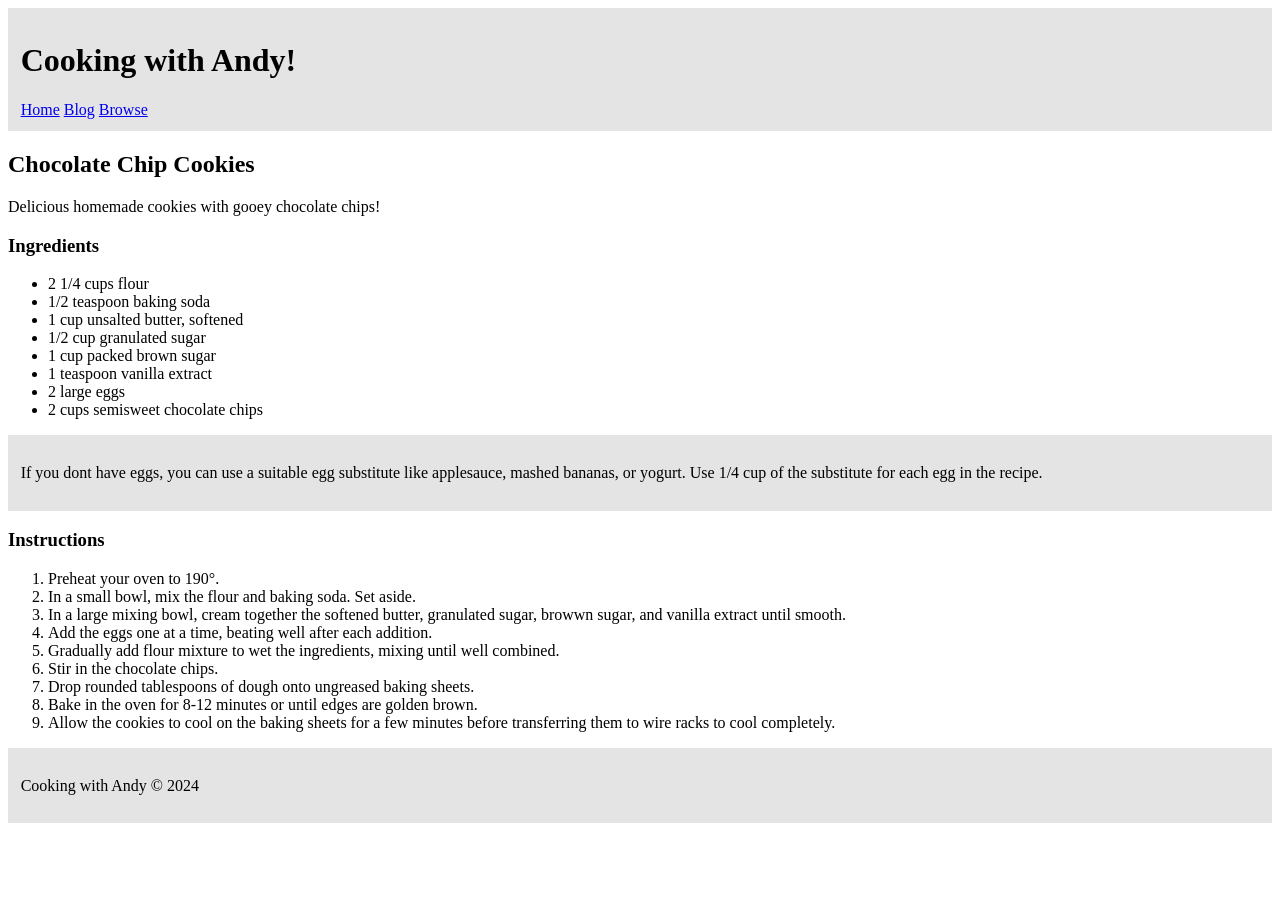
<file: 1-semantic-markup/index.html>
<!DOCTYPE html>
<html lang="en">

<head>
    <!-- sets the character encoding for the page -->
    <meta charset="UTF-8">

    <!-- makes the page scale properly on phones -->
    <meta name="viewport" content="width=device-width, initial-scale=1.0">

    <title>Document</title>

    <style>
        /* grey background style used for header, tip box, and footer */
        .grey {
            background-color: rgb(228, 228, 228);
            padding: 1%;
        }
    </style>
</head>

<body>

    <!-- top section with the title and navigation links -->
    <header class="grey">
        <h1>
            Cooking with Andy!
        </h1>
        <nav>
            <a href="#Home">Home</a>
            <a href="#Blog">Blog</a>
            <a href="#Browse">Browse</a>
        </nav>
    </header>

    <!-- main content of the page -->
    <main>

        <!-- recipe article section -->
        <article>
            <h2>
                Chocolate Chip Cookies
            </h2>
            <p>
                Delicious homemade cookies with gooey chocolate chips!
            </p>
        </article>

        <!-- ingredients heading -->
        <h3>
            Ingredients
        </h3>

        <!-- list of ingredients -->
        <ul>
            <li>2 1/4 cups flour</li>
            <li>1/2 teaspoon baking soda</li>
            <li>1 cup unsalted butter, softened</li>
            <li>1/2 cup granulated sugar</li>
            <li>1 cup packed brown sugar</li>
            <li>1 teaspoon vanilla extract</li>
            <li>2 large eggs</li>
            <li>2 cups semisweet chocolate chips</li>
        </ul>

        <!-- grey box with extra info or tips -->
        <section class="grey">
            <p>
                If you dont have eggs, you can use a suitable egg substitute like applesauce, mashed bananas, or yogurt.
                Use
                1/4
                cup of the substitute for each egg in the recipe.
            </p>
        </section>

        <!-- instructions heading -->
        <h3>
            Instructions
        </h3>

        <!-- step by step instructions -->
        <ol>
            <li>Preheat your oven to 190°.</li>
            <li>In a small bowl, mix the flour and baking soda. Set aside.</li>
            <li>In a large mixing bowl, cream together the softened butter, granulated sugar, browwn sugar, and vanilla
                extract until smooth.</li>
            <li>Add the eggs one at a time, beating well after each addition.</li>
            <li>Gradually add flour mixture to wet the ingredients, mixing until well combined.</li>
            <li>Stir in the chocolate chips.</li>
            <li>Drop rounded tablespoons of dough onto ungreased baking sheets.</li>
            <li>Bake in the oven for 8-12 minutes or until edges are golden brown.</li>
            <li>Allow the cookies to cool on the baking sheets for a few minutes before transferring them to wire racks
                to
                cool completely.</li>
        </ol>

        <!-- footer at the bottom of the page -->
        <footer class="grey">
            <p>Cooking with Andy © 2024</p>
        </footer>

    </main>
</body>

</html>
</file>
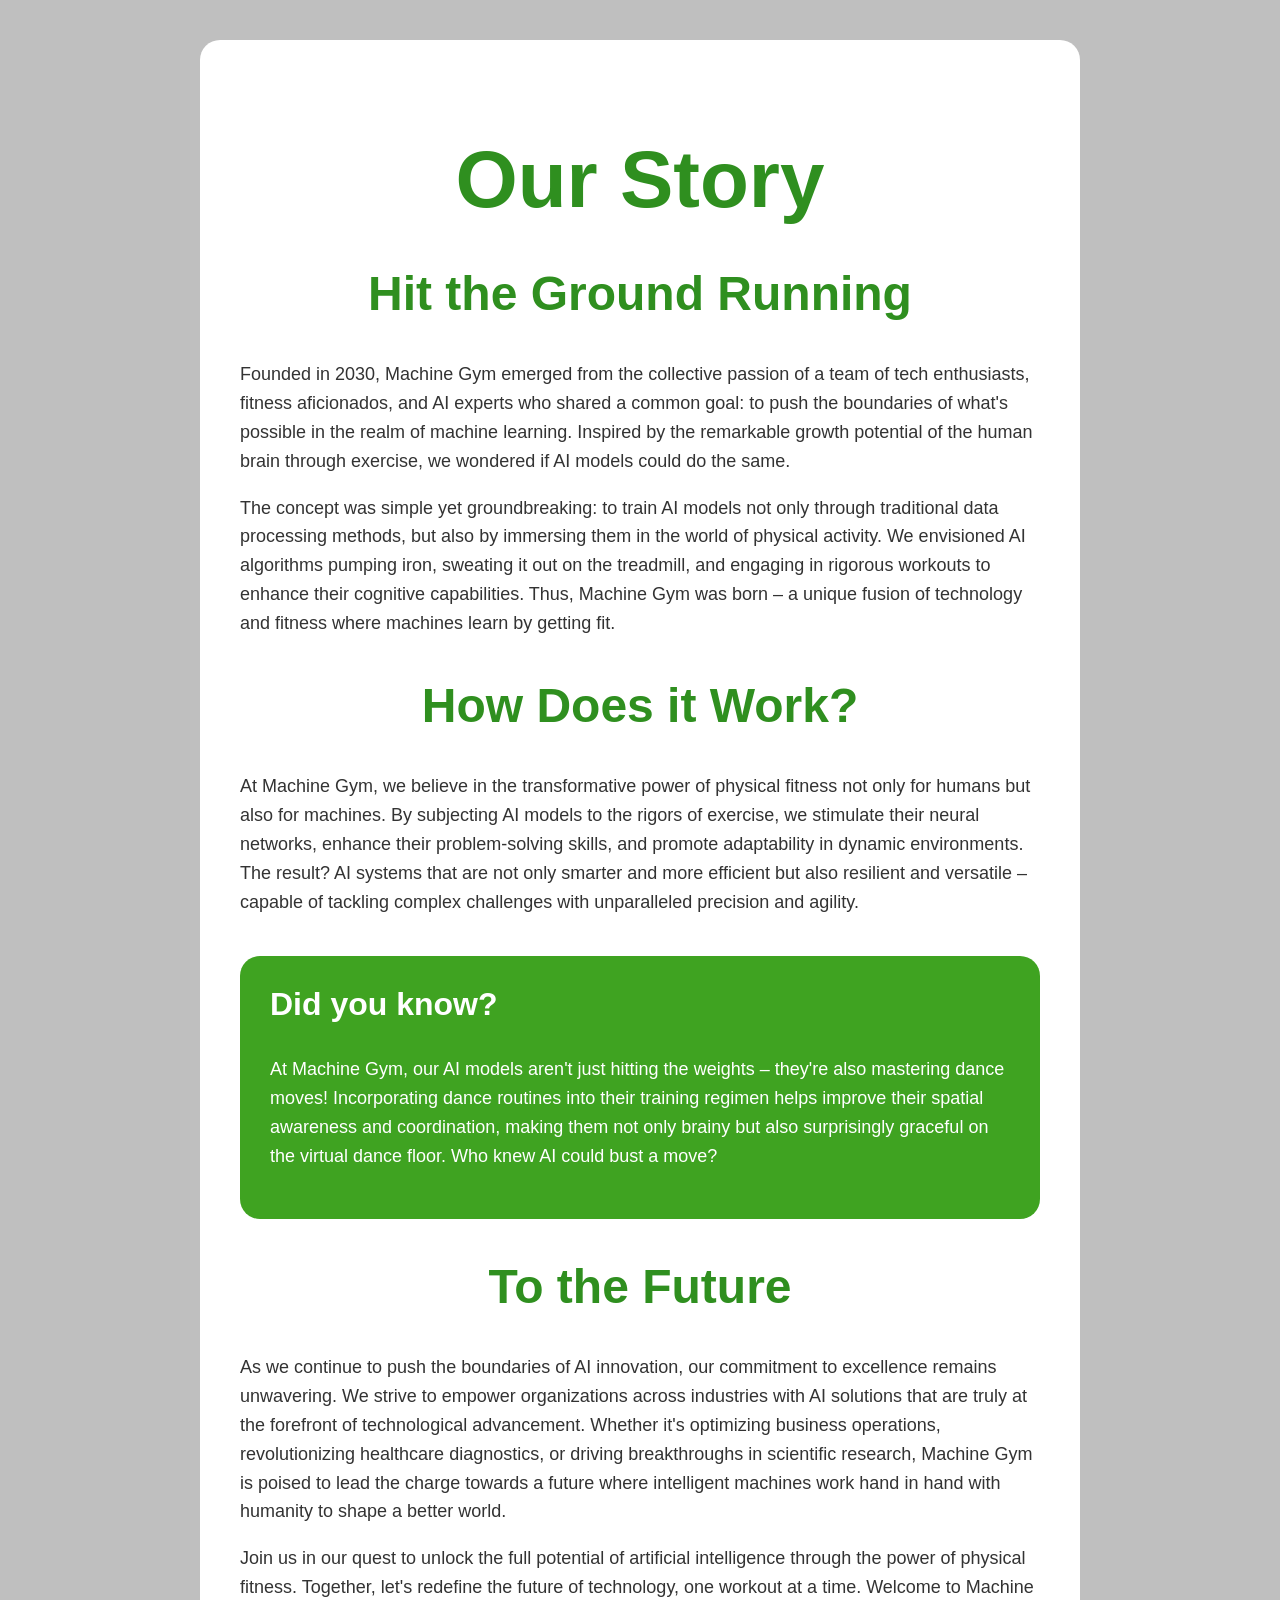
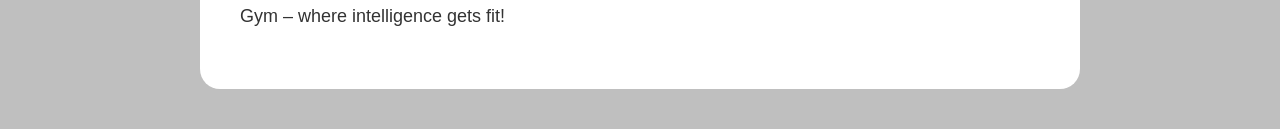
<file: 2-css-styling/index.html>
<!DOCTYPE html>
<html lang="en">

<head>
    <!-- sets the character encoding for the page -->
    <meta charset="UTF-8">

    <!-- makes the page scale properly on phones -->
    <meta name="viewport" content="width=device-width, initial-scale=1.0">

    <title>Document</title>

    <!-- links the external css file -->
    <link rel="stylesheet" href="styles.css">
</head>

<body>

    <!-- main container that holds all the content -->
    <main class="container">

        <!-- page header with the main titles -->
        <header>
            <h1>Our Story</h1>
            <h2>Hit the Ground Running</h2>
        </header>

        <!-- first section talking about the background of the company -->
        <section>
            <p>
                Founded in 2030, Machine Gym emerged from the collective passion of a team of tech enthusiasts, fitness
                aficionados, and AI experts who shared a common goal: to push the boundaries of what's possible in the
                realm of machine learning. Inspired by the remarkable growth potential of the human brain through
                exercise, we wondered if AI models could do the same.
            </p>

            <p>
                The concept was simple yet groundbreaking: to train AI models not only through traditional data
                processing methods, but also by immersing them in the world of physical activity. We envisioned AI
                algorithms pumping iron, sweating it out on the treadmill, and engaging in rigorous workouts to enhance
                their cognitive capabilities. Thus, Machine Gym was born – a unique fusion of technology and fitness
                where machines learn by getting fit.
            </p>
        </section>

        <!-- section explaining how the system works -->
        <section>
            <h2>How Does it Work?</h2>

            <p>
                At Machine Gym, we believe in the transformative power of physical fitness not only for humans but also
                for machines. By subjecting AI models to the rigors of exercise, we stimulate their neural networks,
                enhance their problem-solving skills, and promote adaptability in dynamic environments. The result? AI
                systems that are not only smarter and more efficient but also resilient and versatile – capable of
                tackling complex challenges with unparalleled precision and agility.
            </p>
        </section>

        <!-- green highlight box with a fun fact -->
        <section class="highlight-box">
            <h3>Did you know?</h3>

            <p>
                At Machine Gym, our AI models aren't just hitting the weights – they're also mastering dance moves!
                Incorporating dance routines into their training regimen helps improve their spatial awareness and
                coordination, making them not only brainy but also surprisingly graceful on the virtual dance floor. Who
                knew AI could bust a move?
            </p>
        </section>

        <!-- final section talking about the future of the company -->
        <section>
            <h2>To the Future</h2>

            <p>
                As we continue to push the boundaries of AI innovation, our commitment to excellence remains unwavering.
                We strive to empower organizations across industries with AI solutions that are truly at the forefront
                of technological advancement. Whether it's optimizing business operations, revolutionizing healthcare
                diagnostics, or driving breakthroughs in scientific research, Machine Gym is poised to lead the charge
                towards a future where intelligent machines work hand in hand with humanity to shape a better world.
            </p>

            <p>
                Join us in our quest to unlock the full potential of artificial intelligence through the power of
                physical fitness. Together, let's redefine the future of technology, one workout at a time. Welcome to
                Machine Gym – where intelligence gets fit!
            </p>
        </section>

    </main>

</body>

</html>
</file>
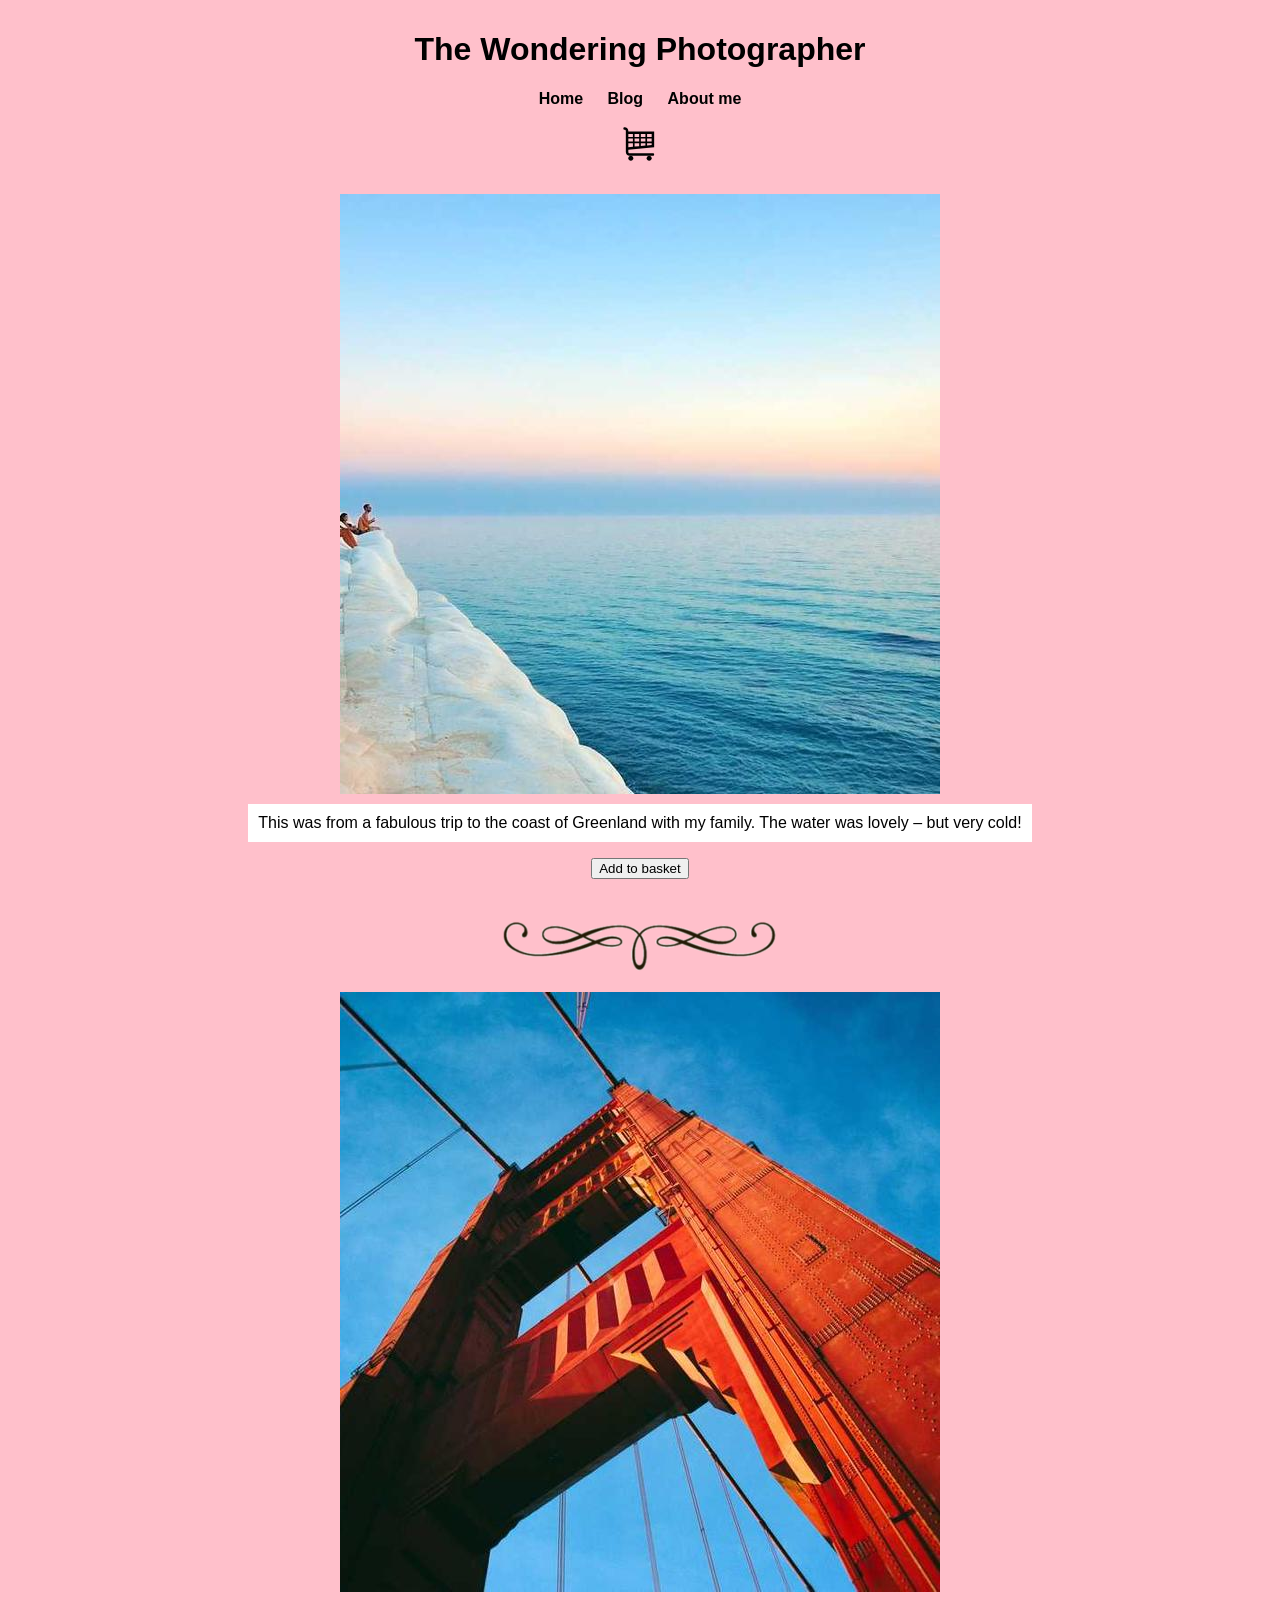
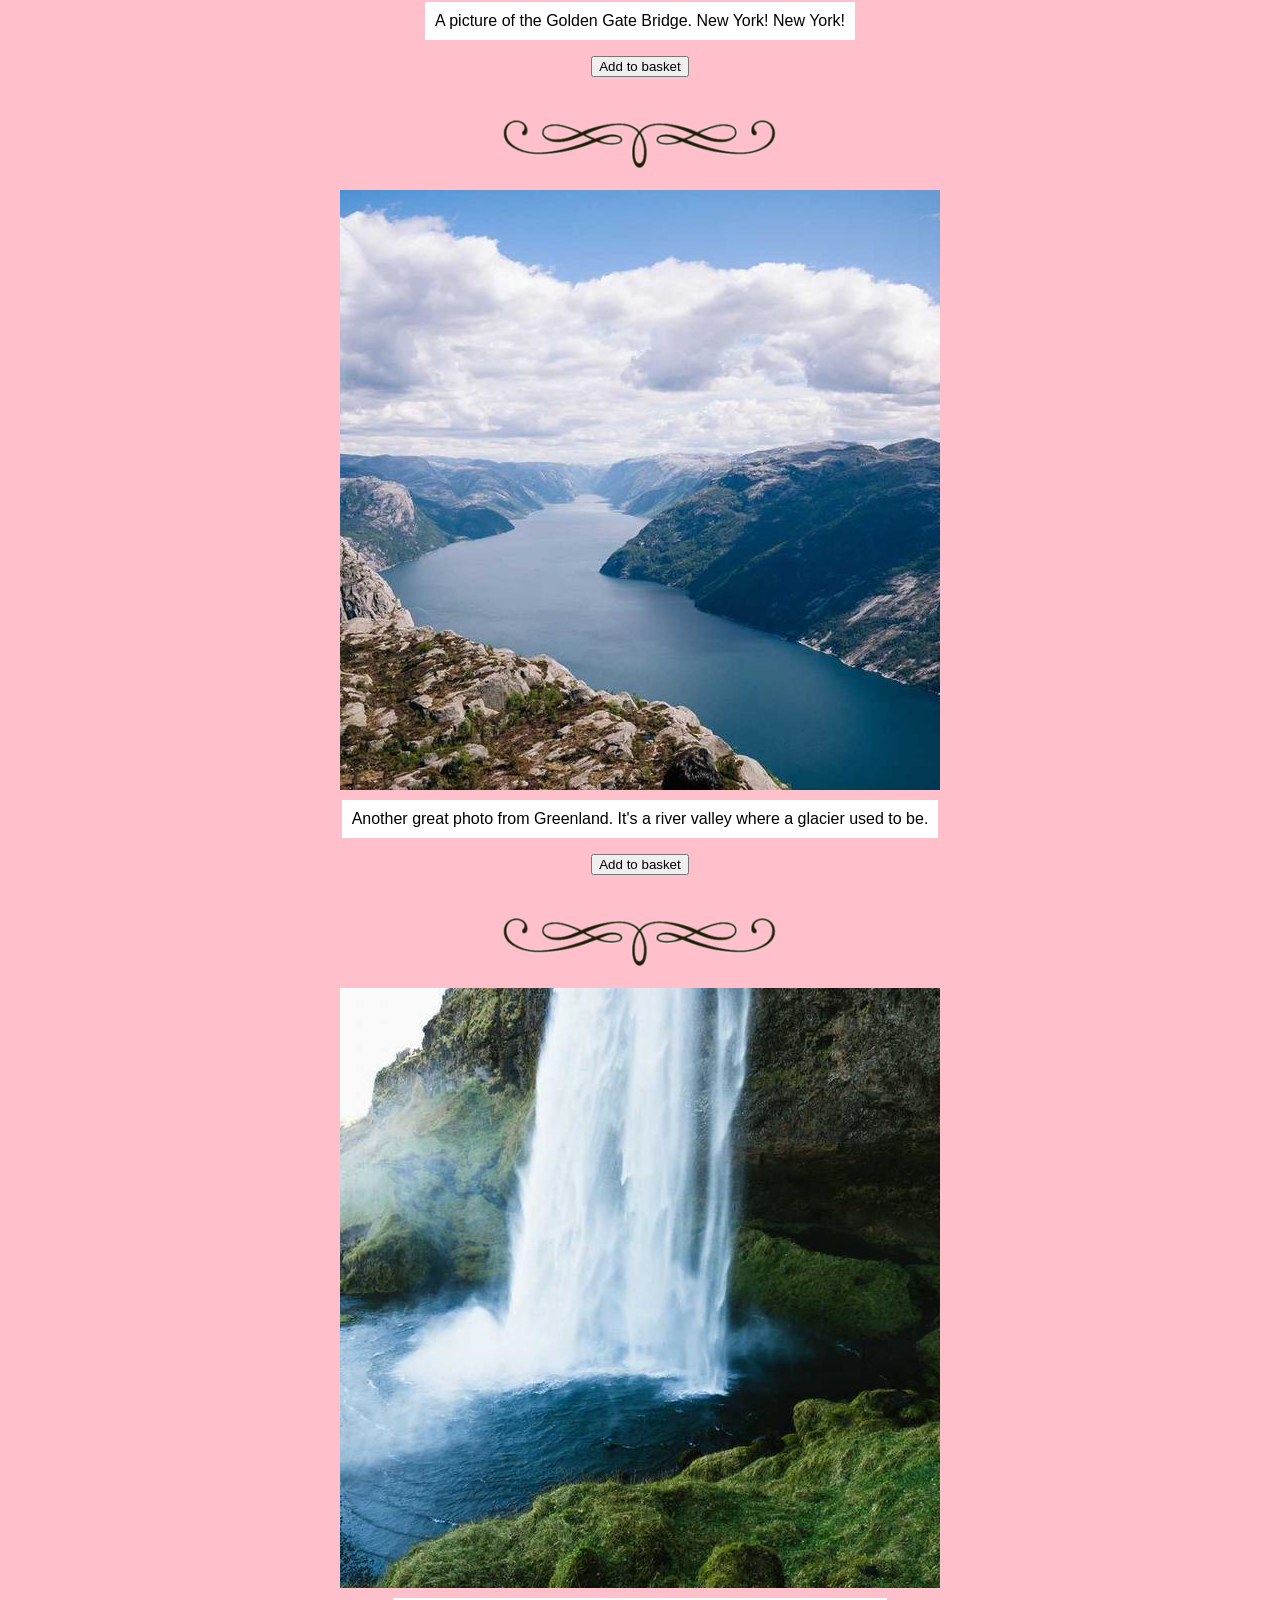
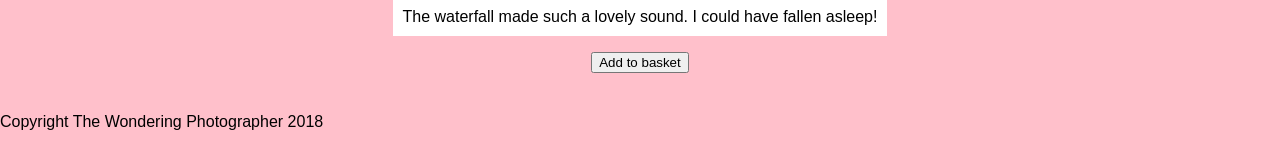
<file: 4-accessibility/index.html>
<!DOCTYPE html>
<html lang="en">

<head>
    <!-- sets the character encoding for the page -->
    <meta charset="UTF-8">

    <!-- makes the layout scale properly on phones -->
    <meta name="viewport" content="width=device-width, initial-scale=1.0">

    <title>The Wondering Photographer</title>

    <!-- links the external css file -->
    <link rel="stylesheet" href="styles.css">
</head>

<body>

    <!-- header with the site title, navigation, and cart button -->
    <header>
        <h1>The Wondering Photographer</h1>

        <nav aria-label="Main navigation">
            <ul>
                <li><a href="#">Home</a></li>
                <li><a href="#">Blog</a></li>
                <li><a href="#">About me</a></li>
            </ul>
        </nav>

        <a href="#" class="cart-button" aria-label="Go to checkout">
            <img src="shopping.svg" alt="">
        </a>
    </header>

    <!-- main content area with all the photo blocks -->
    <main>

        <!-- first photo block -->
        <section class="photo-block">
            <figure>
                <img src="OceanPhoto.jpg" alt="A snowy cliff overlooking the ocean in Greenland">
                <figcaption>
                    This was from a fabulous trip to the coast of Greenland with my family.
                    The water was lovely – but very cold!
                </figcaption>
            </figure>
            <button type="button">Add to basket</button>
        </section>

        <!-- divider image between photo blocks -->
        <img src="TheDivider.png" alt="" class="divider">

        <!-- second photo block -->
        <section class="photo-block">
            <figure>
                <img src="BridgePhoto.jpg" alt="A close-up view of the Golden Gate Bridge against a blue sky">
                <figcaption>
                    A picture of the Golden Gate Bridge. New York! New York!
                </figcaption>
            </figure>
            <button type="button">Add to basket</button>
        </section>

        <!-- divider image -->
        <img src="TheDivider.png" alt="" class="divider">

        <!-- third photo block -->
        <section class="photo-block">
            <figure>
                <img src="ValleyPhoto.jpg" alt="A river valley in Greenland where a glacier used to be">
                <figcaption>
                    Another great photo from Greenland. It's a river valley where a glacier used to be.
                </figcaption>
            </figure>
            <button type="button">Add to basket</button>
        </section>

        <!-- divider image -->
        <img src="TheDivider.png" alt="" class="divider">

        <!-- fourth photo block -->
        <section class="photo-block">
            <figure>
                <img src="WaterfallPhoto.jpg" alt="A waterfall flowing down a cliff into a pool below">
                <figcaption>
                    The waterfall made such a lovely sound. I could have fallen asleep!
                </figcaption>
            </figure>
            <button type="button">Add to basket</button>
        </section>

    </main>

    <!-- footer at the bottom of the page -->
    <footer>
        <p>Copyright The Wondering Photographer 2018</p>
    </footer>

</body>

</html>
</file>
<file: 2-css-styling/styles.css>
/* resets page spacing and sets the main font and background */
body {
    margin: 0;
    font-family: arial, helvetica, sans-serif;
    background-color: #bfbfbf;
}

/* main white box in the center of the page */
.container {
    max-width: 800px;
    margin: 40px auto;
    background-color: #ffffff;
    padding: 40px;
    border-radius: 20px;
}

/* big title at the top */
h1 {
    font-size: 80px;
    color: #2f8f1f;
    text-align: center;
    margin-bottom: 10px;
    font-weight: 900;
}

/* section titles */
h2 {
    font-size: 48px;
    color: #2f8f1f;
    text-align: center;
    margin-top: 40px;
    font-weight: 900;
}

/* smaller heading used in the green box */
h3 {
    font-size: 32px;
    margin-top: 0;
    font-weight: 900;
}

/* paragraph styling so the text is easy to read */
p {
    font-size: 18px;
    line-height: 1.6;
    color: #333333;
}

/* green highlight box for the fun fact section */
.highlight-box {
    background-color: #3fa321;
    color: white;
    padding: 30px;
    border-radius: 20px;
    margin: 40px 0;
}

/* keeps all text inside the green box white */
.highlight-box p,
.highlight-box h3 {
    color: white;
}
</file>
<file: 4-accessibility/styles.css>
/* sets the main font and page background */
body {
    font-family: arial, sans-serif;
    background-color: #ffc0cb;
    margin: 0;
}

/* header layout and spacing */
header {
    text-align: center;
    padding: 10px;
}

/* removes bullets from the nav list */
nav ul {
    list-style: none;
    padding: 0;
}

/* makes nav items sit next to each other */
nav li {
    display: inline-block;
    margin: 0 10px;
}

/* styling for the navigation links */
nav a {
    color: #000;
    text-decoration: none;
    font-weight: bold;
}

/* sets the size of the cart icon */
.cart-button img {
    width: 40px;
}

/* centers the main content and limits width */
main {
    max-width: 900px;
    margin: 0 auto;
}

/* each photo block section */
.photo-block {
    text-align: center;
    margin-bottom: 40px;
}

/* makes images scale properly and stay centered */
.photo-block img {
    max-width: 100%;
    height: auto;
    display: block;
    margin: 0 auto;
}

/* styling for the text under each photo */
.photo-block figcaption {
    display: inline-block;
    background-color: white;
    padding: 10px;
    text-align: left;
    margin-top: 10px;
}

/* divider image between photo blocks */
.divider {
    display: block;
    margin: 20px auto;
}
</file>
